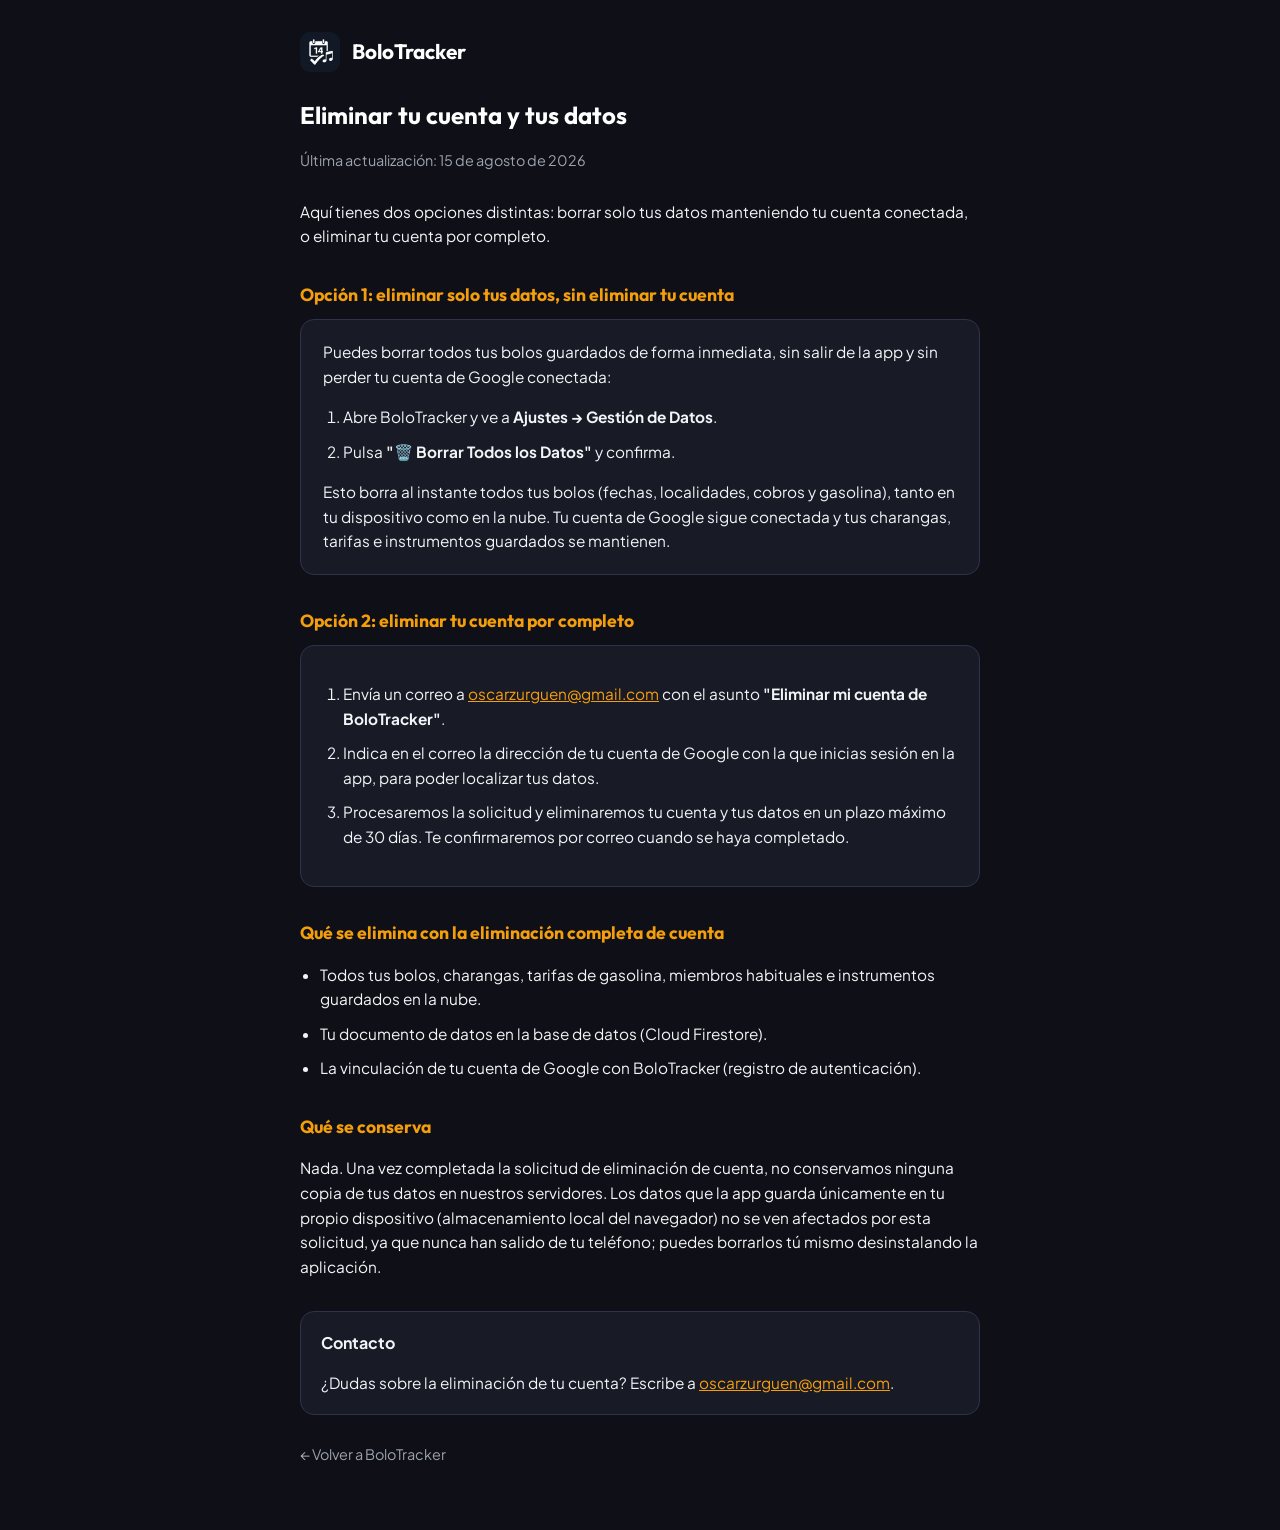
<file: app charanga/eliminar-cuenta.html>
<!DOCTYPE html>
<html lang="es">
<head>
<meta charset="UTF-8">
<meta name="viewport" content="width=device-width, initial-scale=1.0">
<title>Eliminar Cuenta - BoloTracker</title>
<meta name="theme-color" content="#0F1017">
<link rel="icon" href="logo.png">
<link rel="preconnect" href="https://fonts.googleapis.com">
<link rel="preconnect" href="https://fonts.gstatic.com" crossorigin>
<link href="https://fonts.googleapis.com/css2?family=Outfit:wght@400;500;600;700&family=Plus+Jakarta+Sans:wght@400;500;600;700&display=swap" rel="stylesheet">
<style>
  :root {
    --bg-dark: #0F1017;
    --bg-card: #181A26;
    --border-color: #2E334D;
    --text-main: #F3F4F6;
    --text-title: #FFFFFF;
    --text-muted: #9CA3AF;
    --primary-gold: #F59E0B;
  }
  * { box-sizing: border-box; }
  body {
    margin: 0;
    background: var(--bg-dark);
    color: var(--text-main);
    font-family: 'Plus Jakarta Sans', system-ui, sans-serif;
    line-height: 1.6;
  }
  .wrap {
    max-width: 720px;
    margin: 0 auto;
    padding: 32px 20px 64px;
  }
  .brand {
    display: flex;
    align-items: center;
    gap: 12px;
    margin-bottom: 8px;
  }
  .brand img {
    width: 40px;
    height: 40px;
    border-radius: 10px;
  }
  .brand span {
    font-family: 'Outfit', sans-serif;
    font-weight: 700;
    font-size: 1.3rem;
    color: var(--text-title);
  }
  h1 {
    font-family: 'Outfit', sans-serif;
    font-size: 1.5rem;
    color: var(--text-title);
    margin: 24px 0 4px;
  }
  .updated {
    color: var(--text-muted);
    font-size: 0.9rem;
    margin-bottom: 28px;
  }
  h2 {
    font-family: 'Outfit', sans-serif;
    font-size: 1.1rem;
    color: var(--primary-gold);
    margin: 32px 0 10px;
  }
  p, li {
    color: var(--text-main);
    font-size: 0.96rem;
  }
  ol, ul { padding-left: 20px; }
  li { margin-bottom: 10px; }
  a { color: var(--primary-gold); }
  .card {
    background: var(--bg-card);
    border: 1px solid var(--border-color);
    border-radius: 14px;
    padding: 18px 20px;
    margin-top: 32px;
  }
  .steps-card {
    background: var(--bg-card);
    border: 1px solid var(--border-color);
    border-radius: 14px;
    padding: 20px 22px;
  }
  .back {
    display: inline-block;
    margin-top: 28px;
    color: var(--text-muted);
    text-decoration: none;
    font-size: 0.9rem;
  }
  .back:hover { color: var(--primary-gold); }
</style>
</head>
<body>
<div class="wrap">
  <div class="brand">
    <img src="logo.png" alt="BoloTracker">
    <span>BoloTracker</span>
  </div>

  <h1>Eliminar tu cuenta y tus datos</h1>
  <p class="updated">Última actualización: 15 de agosto de 2026</p>

  <p>Aquí tienes dos opciones distintas: borrar solo tus datos manteniendo tu cuenta conectada, o eliminar tu cuenta por completo.</p>

  <h2>Opción 1: eliminar solo tus datos, sin eliminar tu cuenta</h2>
  <div class="steps-card">
    <p style="margin-top:0;">Puedes borrar todos tus bolos guardados de forma inmediata, sin salir de la app y sin perder tu cuenta de Google conectada:</p>
    <ol>
      <li>Abre BoloTracker y ve a <strong>Ajustes → Gestión de Datos</strong>.</li>
      <li>Pulsa <strong>"🗑️ Borrar Todos los Datos"</strong> y confirma.</li>
    </ol>
    <p style="margin-bottom:0;">Esto borra al instante todos tus bolos (fechas, localidades, cobros y gasolina), tanto en tu dispositivo como en la nube. Tu cuenta de Google sigue conectada y tus charangas, tarifas e instrumentos guardados se mantienen.</p>
  </div>

  <h2>Opción 2: eliminar tu cuenta por completo</h2>
  <div class="steps-card">
    <ol>
      <li>Envía un correo a <a href="mailto:oscarzurguen@gmail.com?subject=Eliminar%20mi%20cuenta%20de%20BoloTracker">oscarzurguen@gmail.com</a> con el asunto <strong>"Eliminar mi cuenta de BoloTracker"</strong>.</li>
      <li>Indica en el correo la dirección de tu cuenta de Google con la que inicias sesión en la app, para poder localizar tus datos.</li>
      <li>Procesaremos la solicitud y eliminaremos tu cuenta y tus datos en un plazo máximo de 30 días. Te confirmaremos por correo cuando se haya completado.</li>
    </ol>
  </div>

  <h2>Qué se elimina con la eliminación completa de cuenta</h2>
  <ul>
    <li>Todos tus bolos, charangas, tarifas de gasolina, miembros habituales e instrumentos guardados en la nube.</li>
    <li>Tu documento de datos en la base de datos (Cloud Firestore).</li>
    <li>La vinculación de tu cuenta de Google con BoloTracker (registro de autenticación).</li>
  </ul>

  <h2>Qué se conserva</h2>
  <p>Nada. Una vez completada la solicitud de eliminación de cuenta, no conservamos ninguna copia de tus datos en nuestros servidores. Los datos que la app guarda únicamente en tu propio dispositivo (almacenamiento local del navegador) no se ven afectados por esta solicitud, ya que nunca han salido de tu teléfono; puedes borrarlos tú mismo desinstalando la aplicación.</p>

  <div class="card">
    <strong>Contacto</strong>
    <p style="margin-bottom:0;">¿Dudas sobre la eliminación de tu cuenta? Escribe a <a href="mailto:oscarzurguen@gmail.com">oscarzurguen@gmail.com</a>.</p>
  </div>

  <a class="back" href="index.html">← Volver a BoloTracker</a>
</div>
</body>
</html>
</file>
